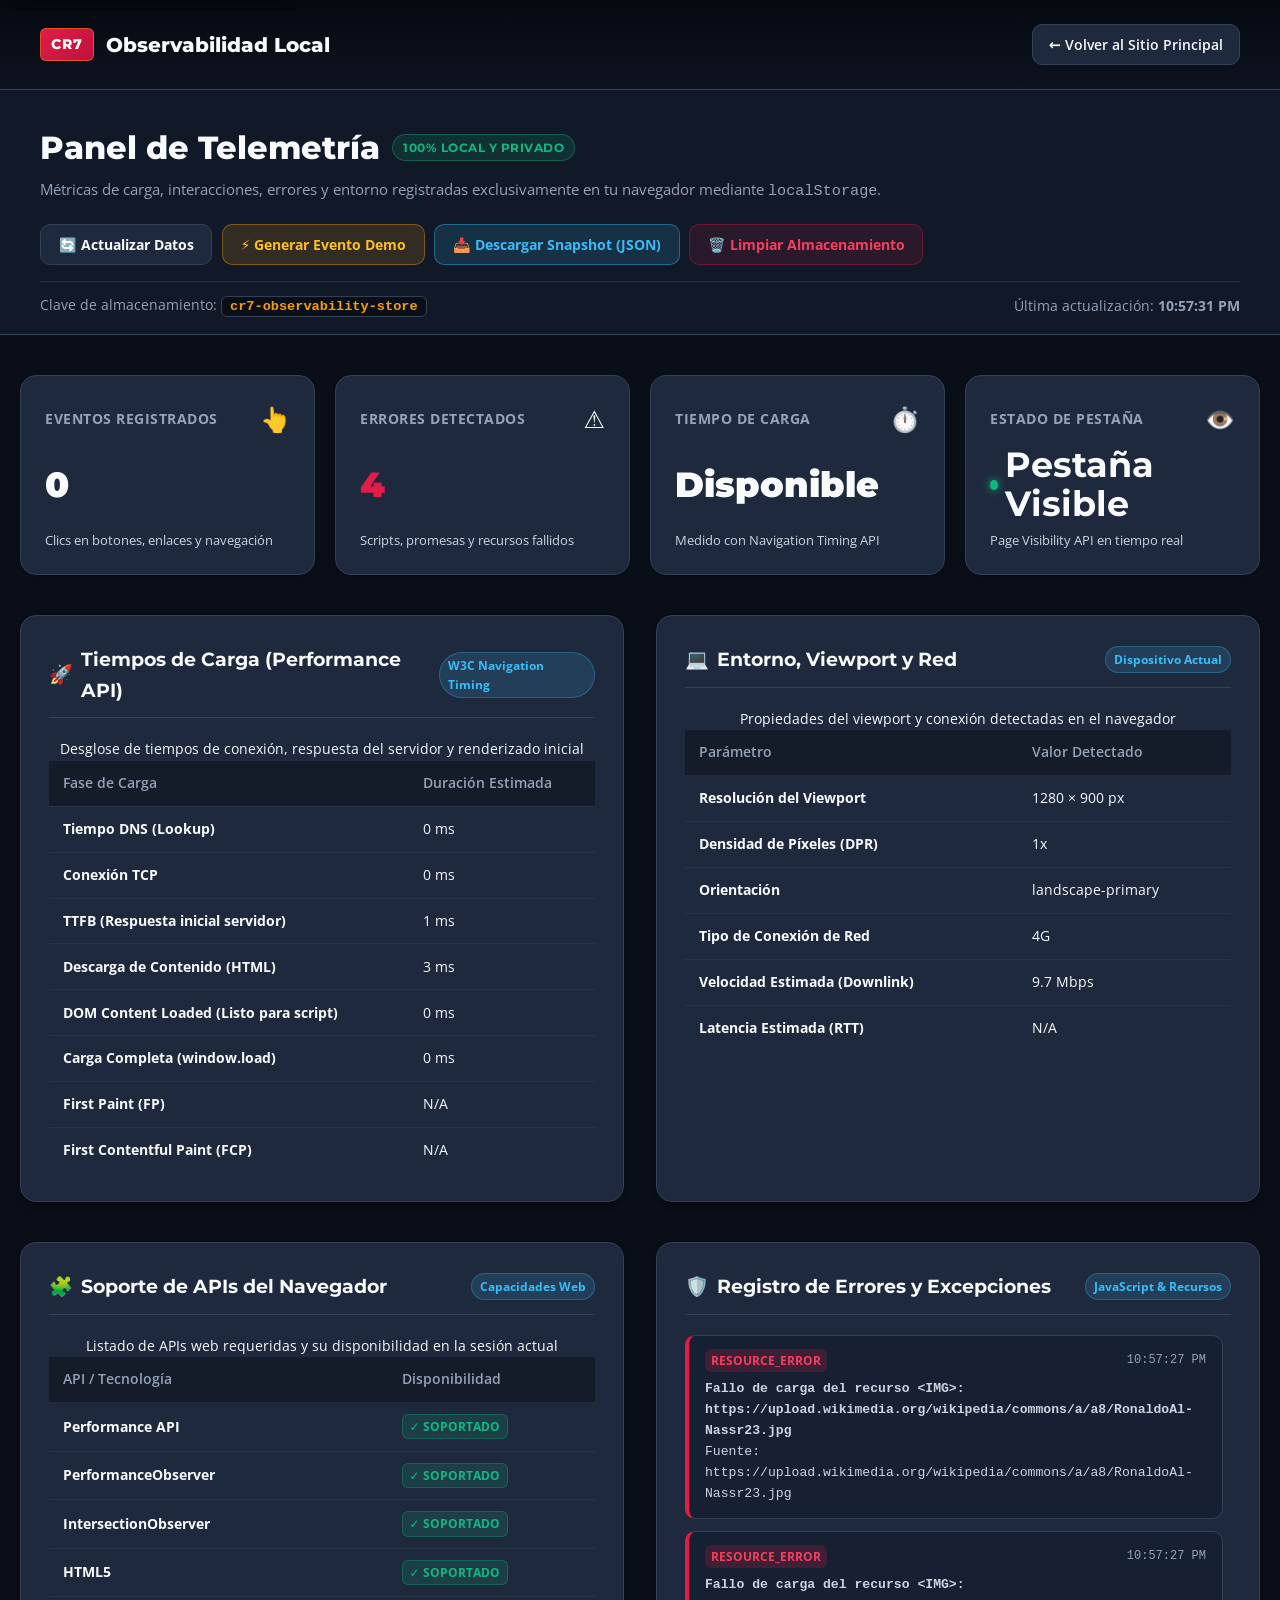
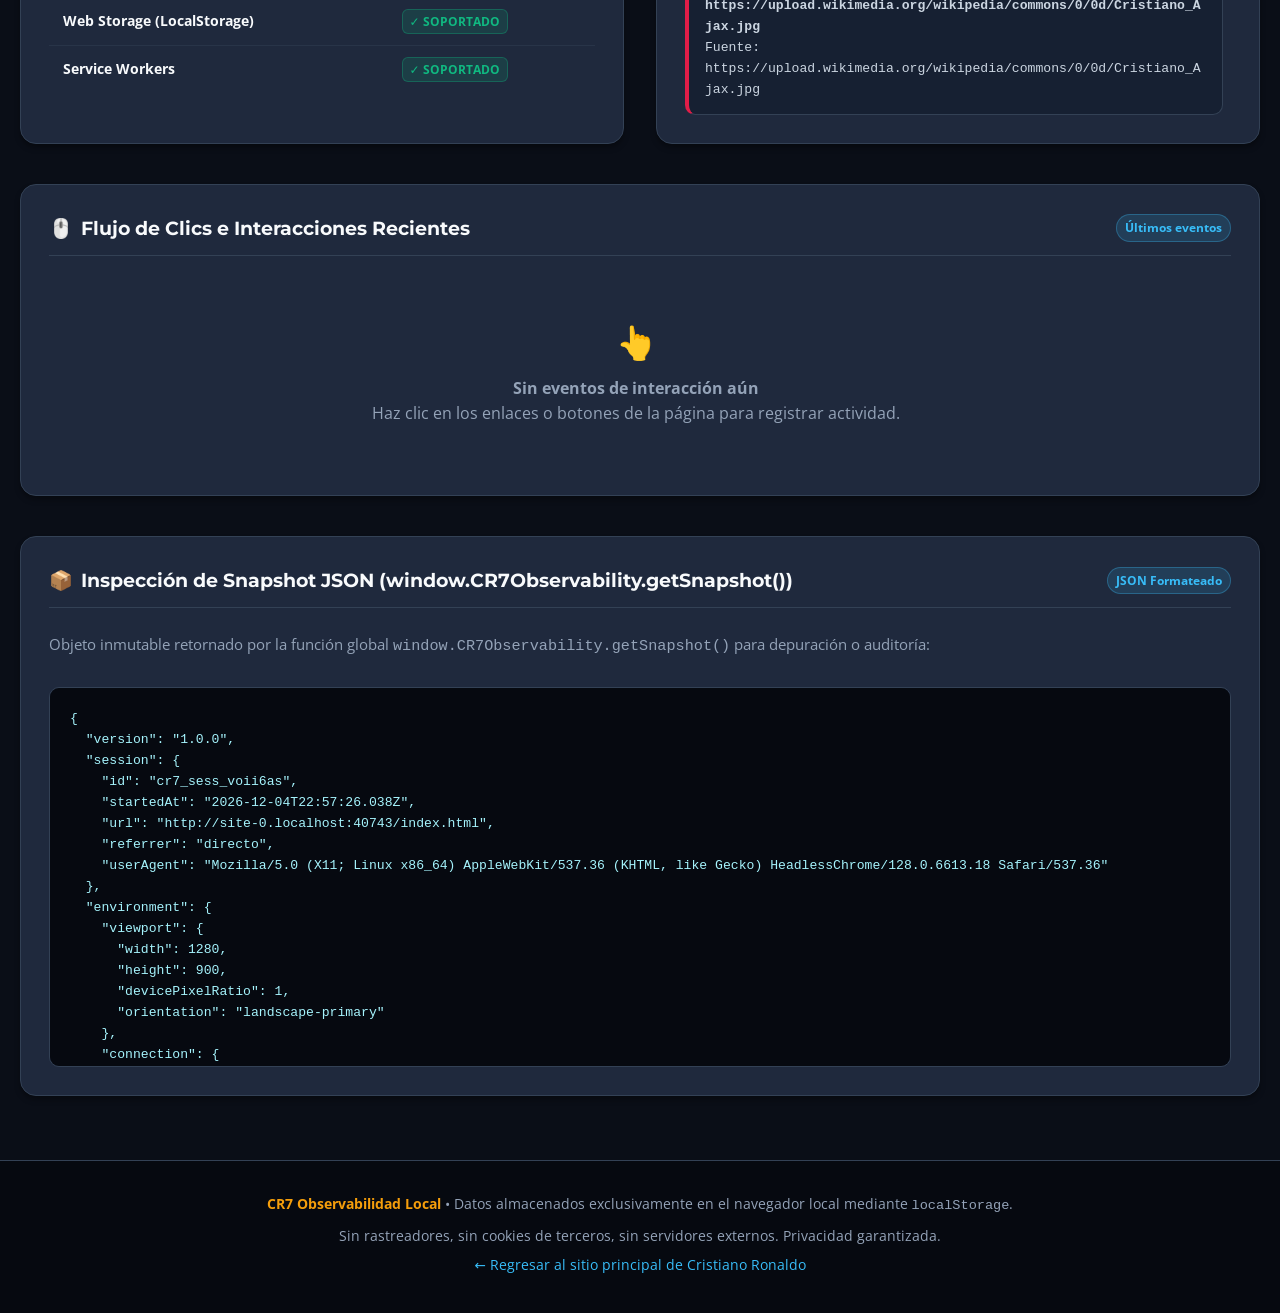
<file: observabilidad.html>
<!DOCTYPE html>
<html lang="es">
<head>
  <meta charset="UTF-8">
  <meta name="viewport" content="width=device-width, initial-scale=1.0">
  <meta name="description" content="Panel de observabilidad y métricas locales para el sitio web tributo a Cristiano Ronaldo (CR7). Análisis de rendimiento, clics y errores 100% privado en el navegador.">
  <meta name="author" content="CR7 Observability Suite">
  <title>Observabilidad Local | Cristiano Ronaldo (CR7)</title>

  <!-- Tipografías optimizadas -->
  <link rel="preconnect" href="https://fonts.googleapis.com">
  <link rel="preconnect" href="https://fonts.gstatic.com" crossorigin>
  <link href="https://fonts.googleapis.com/css2?family=Montserrat:wght@400;600;700;800&family=Open+Sans:wght@400;500;600;700&display=swap" rel="stylesheet">

  <!-- Estilos del Dashboard -->
  <link rel="stylesheet" href="observabilidad.css">
</head>
<body>
  <!-- Enlace accesible de salto al contenido -->
  <a href="#contenido-dashboard" class="skip-link">Saltar al contenido del panel</a>

  <!-- Encabezado del Dashboard -->
  <header class="dashboard-header">
    <div class="container dashboard-nav-container">
      <a href="index.html" class="dashboard-brand" aria-label="Volver a la página principal de Cristiano Ronaldo">
        <span class="brand-badge">CR7</span>
        <span>Observabilidad Local</span>
      </a>

      <div class="header-links">
        <a href="index.html" class="btn-back" aria-label="Ir a la página principal de Cristiano Ronaldo">
          &larr; Volver al Sitio Principal
        </a>
      </div>
    </div>
  </header>

  <!-- Barra de Acciones y Estado -->
  <section class="dashboard-actions-section" aria-label="Controles principales del panel">
    <div class="container actions-container">
      <div class="dashboard-title-group">
        <h1>
          Panel de Telemetría
          <span class="privacy-badge">100% Local y Privado</span>
        </h1>
        <p class="dashboard-desc">
          Métricas de carga, interacciones, errores y entorno registradas exclusivamente en tu navegador mediante <code>localStorage</code>.
        </p>
      </div>

      <div class="actions-toolbar" role="toolbar" aria-label="Acciones de observabilidad">
        <button type="button" id="btn-refresh" class="btn-action btn-refresh" aria-label="Actualizar datos recolectados">
          🔄 Actualizar Datos
        </button>

        <button type="button" id="btn-demo" class="btn-action btn-demo" aria-label="Generar un evento y aviso de demostración">
          ⚡ Generar Evento Demo
        </button>

        <button type="button" id="btn-download" class="btn-action btn-download" aria-label="Descargar snapshot en formato JSON">
          📥 Descargar Snapshot (JSON)
        </button>

        <button type="button" id="btn-clear" class="btn-action btn-clear" aria-label="Limpiar todo el almacenamiento local de observabilidad">
          🗑️ Limpiar Almacenamiento
        </button>
      </div>
    </div>

    <div class="container">
      <div class="status-bar">
        <span>Clave de almacenamiento: <strong class="storage-key-pill">cr7-observability-store</strong></span>
        <span>Última actualización: <strong id="last-updated">Cargando...</strong></span>
      </div>
    </div>
  </section>

  <!-- Contenido Principal del Dashboard -->
  <main id="contenido-dashboard" class="dashboard-main container">
    <div id="dashboard-app">
      
      <!-- 1. Tarjetas KPI de Resumen -->
      <section aria-label="Resumen de indicadores clave" class="kpi-grid">
        <!-- KPI 1 -->
        <article class="kpi-card">
          <div class="kpi-header">
            <span class="kpi-title">Eventos Registrados</span>
            <span class="kpi-icon" aria-hidden="true">👆</span>
          </div>
          <p class="kpi-value" id="kpi-events">0</p>
          <p class="kpi-sub">Clics en botones, enlaces y navegación</p>
        </article>

        <!-- KPI 2 -->
        <article class="kpi-card">
          <div class="kpi-header">
            <span class="kpi-title">Errores Detectados</span>
            <span class="kpi-icon" aria-hidden="true">⚠️</span>
          </div>
          <p class="kpi-value" id="kpi-errors">0</p>
          <p class="kpi-sub">Scripts, promesas y recursos fallidos</p>
        </article>

        <!-- KPI 3 -->
        <article class="kpi-card">
          <div class="kpi-header">
            <span class="kpi-title">Tiempo de Carga</span>
            <span class="kpi-icon" aria-hidden="true">⏱️</span>
          </div>
          <p class="kpi-value" id="kpi-load-time">--</p>
          <p class="kpi-sub">Medido con Navigation Timing API</p>
        </article>

        <!-- KPI 4 -->
        <article class="kpi-card">
          <div class="kpi-header">
            <span class="kpi-title">Estado de Pestaña</span>
            <span class="kpi-icon" aria-hidden="true">👁️</span>
          </div>
          <p class="kpi-value status-indicator" id="kpi-visibility">
            <span class="status-dot"></span> Activa
          </p>
          <p class="kpi-sub">Page Visibility API en tiempo real</p>
        </article>
      </section>

      <!-- 2. Rendimiento y Entorno (2 columnas) -->
      <div class="panels-grid panels-grid-2col">
        
        <!-- Panel de Rendimiento -->
        <section class="panel-card" aria-labelledby="perf-title">
          <div class="panel-header">
            <h2 id="perf-title" class="panel-title">
              <span aria-hidden="true">🚀</span> Tiempos de Carga (Performance API)
            </h2>
            <span class="panel-badge">W3C Navigation Timing</span>
          </div>

          <div class="panel-table-wrapper">
            <table class="metric-table" aria-label="Métricas de rendimiento de navegación y pintura">
              <caption class="sr-only">Desglose de tiempos de conexión, respuesta del servidor y renderizado inicial</caption>
              <thead>
                <tr>
                  <th scope="col">Fase de Carga</th>
                  <th scope="col">Duración Estimada</th>
                </tr>
              </thead>
              <tbody id="perf-table-body">
                <tr><td colspan="2">Cargando métricas de rendimiento...</td></tr>
              </tbody>
            </table>
          </div>
        </section>

        <!-- Panel de Entorno y Conexión -->
        <section class="panel-card" aria-labelledby="env-title">
          <div class="panel-header">
            <h2 id="env-title" class="panel-title">
              <span aria-hidden="true">💻</span> Entorno, Viewport y Red
            </h2>
            <span class="panel-badge">Dispositivo Actual</span>
          </div>

          <div class="panel-table-wrapper">
            <table class="metric-table" aria-label="Información sobre viewport, pantalla y conexión de red">
              <caption class="sr-only">Propiedades del viewport y conexión detectadas en el navegador</caption>
              <thead>
                <tr>
                  <th scope="col">Parámetro</th>
                  <th scope="col">Valor Detectado</th>
                </tr>
              </thead>
              <tbody id="env-table-body">
                <tr><td colspan="2">Detectando especificaciones del entorno...</td></tr>
              </tbody>
            </table>
          </div>
        </section>

      </div>

      <!-- 3. Compatibilidad de APIs y Registro de Errores -->
      <div class="panels-grid panels-grid-2col">
        
        <!-- Panel Soporte de APIs -->
        <section class="panel-card" aria-labelledby="api-title">
          <div class="panel-header">
            <h2 id="api-title" class="panel-title">
              <span aria-hidden="true">🧩</span> Soporte de APIs del Navegador
            </h2>
            <span class="panel-badge">Capacidades Web</span>
          </div>

          <div class="panel-table-wrapper">
            <table class="metric-table" aria-label="Soporte de APIs modernas de JavaScript en este navegador">
              <caption class="sr-only">Listado de APIs web requeridas y su disponibilidad en la sesión actual</caption>
              <thead>
                <tr>
                  <th scope="col">API / Tecnología</th>
                  <th scope="col">Disponibilidad</th>
                </tr>
              </thead>
              <tbody id="api-badges-container">
                <tr><td colspan="2">Analizando compatibilidad de APIs...</td></tr>
              </tbody>
            </table>
          </div>
        </section>

        <!-- Panel Errores Detectados -->
        <section class="panel-card" aria-labelledby="errors-title">
          <div class="panel-header">
            <h2 id="errors-title" class="panel-title">
              <span aria-hidden="true">🛡️</span> Registro de Errores y Excepciones
            </h2>
            <span class="panel-badge">JavaScript & Recursos</span>
          </div>

          <ul id="errors-list" class="log-feed" aria-label="Historial de errores capturados">
            <li class="empty-state">Comprobando errores...</li>
          </ul>
        </section>

      </div>

      <!-- 4. Registro de Actividad y Clics -->
      <section class="panel-card" aria-labelledby="events-title" style="margin-bottom: 2.5rem;">
        <div class="panel-header">
          <h2 id="events-title" class="panel-title">
            <span aria-hidden="true">🖱️</span> Flujo de Clics e Interacciones Recientes
          </h2>
          <span class="panel-badge">Últimos eventos</span>
        </div>

        <ul id="events-list" class="log-feed" aria-label="Listado de clics capturados">
          <li class="empty-state">Esperando interacciones...</li>
        </ul>
      </section>

      <!-- 5. Snapshot JSON Crudo -->
      <section class="panel-card" aria-labelledby="raw-title">
        <div class="panel-header">
          <h2 id="raw-title" class="panel-title">
            <span aria-hidden="true">📦</span> Inspección de Snapshot JSON (window.CR7Observability.getSnapshot())
          </h2>
          <span class="panel-badge">JSON Formateado</span>
        </div>
        <p class="dashboard-desc" style="margin-bottom: 0.75rem;">
          Objeto inmutable retornado por la función global <code>window.CR7Observability.getSnapshot()</code> para depuración o auditoría:
        </p>

        <div class="json-viewer-wrapper">
          <pre class="json-code-block"><code id="raw-json-viewer">// Cargando snapshot JSON...</code></pre>
        </div>
      </section>

    </div>
  </main>

  <!-- Pie de página del Dashboard -->
  <footer class="dashboard-footer">
    <div class="container">
      <p>
        <strong>CR7 Observabilidad Local</strong> &bull; Datos almacenados exclusivamente en el navegador local mediante <code>localStorage</code>.
      </p>
      <p>Sin rastreadores, sin cookies de terceros, sin servidores externos. Privacidad garantizada.</p>
      <p><a href="index.html">&larr; Regresar al sitio principal de Cristiano Ronaldo</a></p>
    </div>
  </footer>

  <!-- Script de Observabilidad y Dashboard -->
  <script src="observabilidad.js"></script>
</body>
</html>
</file>
<file: observabilidad.css>
/* ==========================================================================
   PANEL DE OBSERVABILIDAD LOCAL: CRISTIANO RONALDO (CR7)
   CSS3 Puro, Accesible (WCAG 2.2 AA), Responsive y sin dependencias
   ========================================================================== */

:root {
  --bg-primary: #0a0e17;
  --bg-secondary: #111827;
  --bg-card: #1f293d;
  --bg-card-hover: #27344e;
  --bg-card-alt: #162032;

  --color-brand-red: #e11d48;
  --color-gold: #f59e0b;
  --color-gold-light: #fbbf24;
  --color-green: #10b981;
  --color-blue: #38bdf8;
  --color-purple: #a855f7;

  --text-primary: #f8fafc;
  --text-secondary: #cbd5e1;
  --text-muted: #94a3b8;

  --border-color: #334155;
  --border-color-light: #475569;

  --color-focus: #38bdf8;
  --focus-outline-width: 3px;

  --font-heading: 'Montserrat', system-ui, -apple-system, sans-serif;
  --font-body: 'Open Sans', system-ui, -apple-system, sans-serif;
  --font-mono: 'Consolas', 'Monaco', 'Courier New', monospace;

  --shadow-sm: 0 1px 2px 0 rgba(0, 0, 0, 0.3);
  --shadow-md: 0 4px 6px -1px rgba(0, 0, 0, 0.4);
  --shadow-lg: 0 10px 15px -3px rgba(0, 0, 0, 0.5);

  --radius-sm: 6px;
  --radius-md: 10px;
  --radius-lg: 16px;
  --radius-full: 9999px;

  --max-width: 1240px;
}

*, *::before, *::after {
  box-sizing: border-box;
  margin: 0;
  padding: 0;
}

html {
  font-size: 16px;
  background-color: var(--bg-primary);
  color: var(--text-primary);
}

body {
  font-family: var(--font-body);
  line-height: 1.6;
  background-color: var(--bg-primary);
  color: var(--text-primary);
  min-height: 100vh;
  display: flex;
  flex-direction: column;
}

a {
  color: var(--color-blue);
  text-decoration: none;
}

a:hover {
  color: #ffffff;
  text-decoration: underline;
}

button {
  font-family: inherit;
  cursor: pointer;
  border: none;
  background: none;
}

:focus-visible {
  outline: var(--focus-outline-width) solid var(--color-focus);
  outline-offset: 3px;
  border-radius: var(--radius-sm);
}

.skip-link {
  position: absolute;
  top: -60px;
  left: 20px;
  background-color: var(--color-brand-red);
  color: #ffffff;
  padding: 12px 20px;
  font-weight: 700;
  border-radius: var(--radius-sm);
  z-index: 9999;
  transition: top 0.2s ease;
  box-shadow: var(--shadow-lg);
}

.skip-link:focus {
  top: 15px;
}

.container {
  width: 100%;
  max-width: var(--max-width);
  margin-inline: auto;
  padding-inline: 1.25rem;
}

/* --------------------------------------------------------------------------
   HEADER DEL DASHBOARD
   -------------------------------------------------------------------------- */
.dashboard-header {
  background: linear-gradient(180deg, #060910 0%, #0d131f 100%);
  border-bottom: 1px solid var(--border-color);
  padding: 1.5rem 0;
  position: sticky;
  top: 0;
  z-index: 100;
  backdrop-filter: blur(10px);
  -webkit-backdrop-filter: blur(10px);
}

.dashboard-nav-container {
  display: flex;
  flex-wrap: wrap;
  align-items: center;
  justify-content: space-between;
  gap: 1rem;
}

.dashboard-brand {
  display: inline-flex;
  align-items: center;
  gap: 0.75rem;
  font-family: var(--font-heading);
  font-size: 1.25rem;
  font-weight: 800;
  color: var(--text-primary);
  text-decoration: none;
}

.brand-badge {
  background: linear-gradient(135deg, #e11d48 0%, #be123c 100%);
  border: 1px solid rgba(245, 158, 11, 0.45);
  color: #ffffff;
  padding: 4px 10px;
  border-radius: var(--radius-sm);
  font-size: 0.9rem;
  font-weight: 800;
  letter-spacing: 1px;
}

.header-links {
  display: flex;
  align-items: center;
  gap: 1rem;
}

.btn-back {
  display: inline-flex;
  align-items: center;
  gap: 0.5rem;
  padding: 0.5rem 1rem;
  background-color: var(--bg-card);
  color: var(--text-primary);
  border: 1px solid var(--border-color);
  border-radius: var(--radius-md);
  font-weight: 600;
  font-size: 0.9rem;
  transition: background-color 0.2s ease, border-color 0.2s ease;
}

.btn-back:hover {
  background-color: var(--bg-card-hover);
  border-color: var(--color-blue);
  text-decoration: none;
}

/* --------------------------------------------------------------------------
   BARRA DE ACCIONES Y ESTADO
   -------------------------------------------------------------------------- */
.dashboard-actions-section {
  padding: 2rem 0 1rem;
  background-color: var(--bg-secondary);
  border-bottom: 1px solid var(--border-color);
}

.actions-container {
  display: flex;
  flex-wrap: wrap;
  align-items: center;
  justify-content: space-between;
  gap: 1.25rem;
}

.dashboard-title-group h1 {
  font-family: var(--font-heading);
  font-size: clamp(1.5rem, 3vw, 2rem);
  font-weight: 800;
  display: flex;
  align-items: center;
  gap: 0.75rem;
}

.privacy-badge {
  display: inline-block;
  background-color: rgba(16, 185, 129, 0.15);
  color: var(--color-green);
  border: 1px solid rgba(16, 185, 129, 0.35);
  padding: 3px 10px;
  border-radius: var(--radius-full);
  font-size: 0.75rem;
  font-weight: 700;
  letter-spacing: 0.5px;
  text-transform: uppercase;
}

.dashboard-desc {
  font-size: 0.95rem;
  color: var(--text-muted);
  margin-top: 0.25rem;
}

.actions-toolbar {
  display: flex;
  flex-wrap: wrap;
  gap: 0.6rem;
  align-items: center;
}

.btn-action {
  display: inline-flex;
  align-items: center;
  gap: 0.4rem;
  padding: 0.65rem 1.1rem;
  border-radius: var(--radius-md);
  font-size: 0.88rem;
  font-weight: 700;
  transition: all 0.2s ease;
}

.btn-refresh {
  background-color: var(--bg-card);
  color: var(--text-primary);
  border: 1px solid var(--border-color);
}

.btn-refresh:hover {
  background-color: var(--bg-card-hover);
  border-color: var(--color-blue);
}

.btn-demo {
  background-color: rgba(245, 158, 11, 0.15);
  color: var(--color-gold-light);
  border: 1px solid rgba(245, 158, 11, 0.4);
}

.btn-demo:hover {
  background-color: rgba(245, 158, 11, 0.25);
  border-color: var(--color-gold);
}

.btn-download {
  background-color: rgba(56, 189, 248, 0.15);
  color: var(--color-blue);
  border: 1px solid rgba(56, 189, 248, 0.4);
}

.btn-download:hover {
  background-color: rgba(56, 189, 248, 0.25);
}

.btn-clear {
  background-color: rgba(225, 29, 72, 0.12);
  color: #f43f5e;
  border: 1px solid rgba(225, 29, 72, 0.35);
}

.btn-clear:hover {
  background-color: rgba(225, 29, 72, 0.25);
}

.status-bar {
  display: flex;
  align-items: center;
  justify-content: space-between;
  margin-top: 1rem;
  padding-top: 0.75rem;
  border-top: 1px solid rgba(51, 65, 85, 0.5);
  font-size: 0.85rem;
  color: var(--text-muted);
}

.storage-key-pill {
  font-family: var(--font-mono);
  background-color: var(--bg-primary);
  padding: 2px 8px;
  border-radius: var(--radius-sm);
  border: 1px solid var(--border-color);
  color: var(--color-gold);
}

/* --------------------------------------------------------------------------
   KPI CARDS (RESUMEN EJECUTIVO)
   -------------------------------------------------------------------------- */
.dashboard-main {
  flex: 1;
  padding: 2.5rem 0 4rem;
}

.kpi-grid {
  display: grid;
  grid-template-columns: repeat(auto-fit, minmax(240px, 1fr));
  gap: 1.25rem;
  margin-bottom: 2.5rem;
}

.kpi-card {
  background-color: var(--bg-card);
  border: 1px solid var(--border-color);
  border-radius: var(--radius-lg);
  padding: 1.5rem;
  box-shadow: var(--shadow-sm);
  display: flex;
  flex-direction: column;
  justify-content: space-between;
}

.kpi-header {
  display: flex;
  align-items: center;
  justify-content: space-between;
  margin-bottom: 0.5rem;
}

.kpi-title {
  font-size: 0.85rem;
  font-weight: 700;
  text-transform: uppercase;
  color: var(--text-muted);
  letter-spacing: 0.5px;
}

.kpi-icon {
  font-size: 1.5rem;
}

.kpi-value {
  font-family: var(--font-heading);
  font-size: 2.2rem;
  font-weight: 900;
  color: var(--text-primary);
  line-height: 1.1;
  margin-bottom: 0.35rem;
}

.kpi-sub {
  font-size: 0.8rem;
  color: var(--text-secondary);
}

.status-indicator {
  display: inline-flex;
  align-items: center;
  gap: 0.4rem;
  font-weight: 700;
}

.status-dot {
  width: 10px;
  height: 10px;
  border-radius: 50%;
  background-color: var(--color-green);
  box-shadow: 0 0 8px var(--color-green);
}

.status-dot.warn {
  background-color: var(--color-gold);
  box-shadow: 0 0 8px var(--color-gold);
}

.status-dot.danger {
  background-color: var(--color-brand-red);
  box-shadow: 0 0 8px var(--color-brand-red);
}

/* --------------------------------------------------------------------------
   SECCIONES DE DETALLE (PANELES)
   -------------------------------------------------------------------------- */
.panels-grid {
  display: grid;
  grid-template-columns: 1fr;
  gap: 2rem;
  margin-bottom: 2.5rem;
}

@media (min-width: 992px) {
  .panels-grid-2col {
    grid-template-columns: 1fr 1fr;
  }
}

.panel-card {
  background-color: var(--bg-card);
  border: 1px solid var(--border-color);
  border-radius: var(--radius-lg);
  padding: 1.75rem;
  box-shadow: var(--shadow-md);
  display: flex;
  flex-direction: column;
}

.panel-header {
  display: flex;
  align-items: center;
  justify-content: space-between;
  margin-bottom: 1.25rem;
  border-bottom: 1px solid var(--border-color);
  padding-bottom: 0.75rem;
}

.panel-title {
  font-family: var(--font-heading);
  font-size: 1.2rem;
  font-weight: 700;
  display: flex;
  align-items: center;
  gap: 0.5rem;
}

.panel-badge {
  font-size: 0.75rem;
  font-weight: 700;
  padding: 3px 8px;
  border-radius: var(--radius-full);
  background-color: rgba(56, 189, 248, 0.15);
  color: var(--color-blue);
  border: 1px solid rgba(56, 189, 248, 0.3);
}

/* Tablas dentro de los paneles */
.panel-table-wrapper {
  overflow-x: auto;
}

.metric-table {
  width: 100%;
  border-collapse: collapse;
  font-size: 0.88rem;
  text-align: left;
}

.metric-table th,
.metric-table td {
  padding: 0.7rem 0.85rem;
  border-bottom: 1px solid rgba(51, 65, 85, 0.5);
}

.metric-table th {
  color: var(--text-muted);
  font-weight: 600;
  background-color: rgba(10, 14, 23, 0.5);
}

.metric-table td {
  color: var(--text-primary);
}

.metric-table tr:last-child td {
  border-bottom: none;
}

.metric-badge {
  display: inline-block;
  padding: 2px 7px;
  border-radius: var(--radius-sm);
  font-size: 0.75rem;
  font-weight: 700;
  text-transform: uppercase;
}

.metric-badge.supported {
  background-color: rgba(16, 185, 129, 0.15);
  color: var(--color-green);
  border: 1px solid rgba(16, 185, 129, 0.3);
}

.metric-badge.unsupported {
  background-color: rgba(225, 29, 72, 0.15);
  color: #f43f5e;
  border: 1px solid rgba(225, 29, 72, 0.3);
}

.metric-badge.info {
  background-color: rgba(56, 189, 248, 0.15);
  color: var(--color-blue);
  border: 1px solid rgba(56, 189, 248, 0.3);
}

/* Feed de eventos y errores */
.log-feed {
  list-style: none;
  display: flex;
  flex-direction: column;
  gap: 0.75rem;
  max-height: 380px;
  overflow-y: auto;
  padding-right: 0.5rem;
}

.log-item {
  background-color: var(--bg-card-alt);
  border: 1px solid var(--border-color);
  border-radius: var(--radius-md);
  padding: 0.85rem 1rem;
  font-size: 0.85rem;
  display: flex;
  flex-direction: column;
  gap: 0.35rem;
}

.log-item.error-item {
  border-left: 4px solid var(--color-brand-red);
}

.log-item.click-item {
  border-left: 4px solid var(--color-blue);
}

.log-item.vis-item {
  border-left: 4px solid var(--color-purple);
}

.log-item.demo-item {
  border-left: 4px solid var(--color-gold);
}

.log-item-header {
  display: flex;
  align-items: center;
  justify-content: space-between;
  gap: 0.5rem;
}

.log-type {
  font-weight: 700;
  font-size: 0.75rem;
  padding: 2px 6px;
  border-radius: var(--radius-sm);
  text-transform: uppercase;
}

.log-time {
  color: var(--text-muted);
  font-size: 0.75rem;
  font-family: var(--font-mono);
}

.log-item-body {
  color: var(--text-secondary);
  font-family: var(--font-mono);
  font-size: 0.82rem;
  word-break: break-word;
}

.empty-state {
  text-align: center;
  padding: 2.5rem 1rem;
  color: var(--text-muted);
}

.empty-icon {
  font-size: 2rem;
  margin-bottom: 0.5rem;
  display: block;
}

/* Visor JSON crudo */
.json-viewer-wrapper {
  margin-top: 1rem;
  position: relative;
}

.json-code-block {
  background-color: #060910;
  border: 1px solid var(--border-color);
  border-radius: var(--radius-md);
  padding: 1.25rem;
  font-family: var(--font-mono);
  font-size: 0.82rem;
  color: #a5f3fc;
  max-height: 380px;
  overflow: auto;
  white-space: pre-wrap;
  word-break: break-all;
}

/* --------------------------------------------------------------------------
   FOOTER DEL DASHBOARD
   -------------------------------------------------------------------------- */
.dashboard-footer {
  background-color: #060910;
  border-top: 1px solid var(--border-color);
  padding: 2rem 0;
  font-size: 0.85rem;
  color: var(--text-muted);
  text-align: center;
}

.dashboard-footer p {
  margin-bottom: 0.5rem;
}

.dashboard-footer strong {
  color: var(--color-gold);
}

/* Accesibilidad de movimiento */
@media (prefers-reduced-motion: reduce) {
  *, *::before, *::after {
    transition: none !important;
    animation: none !important;
  }
}
</file>
